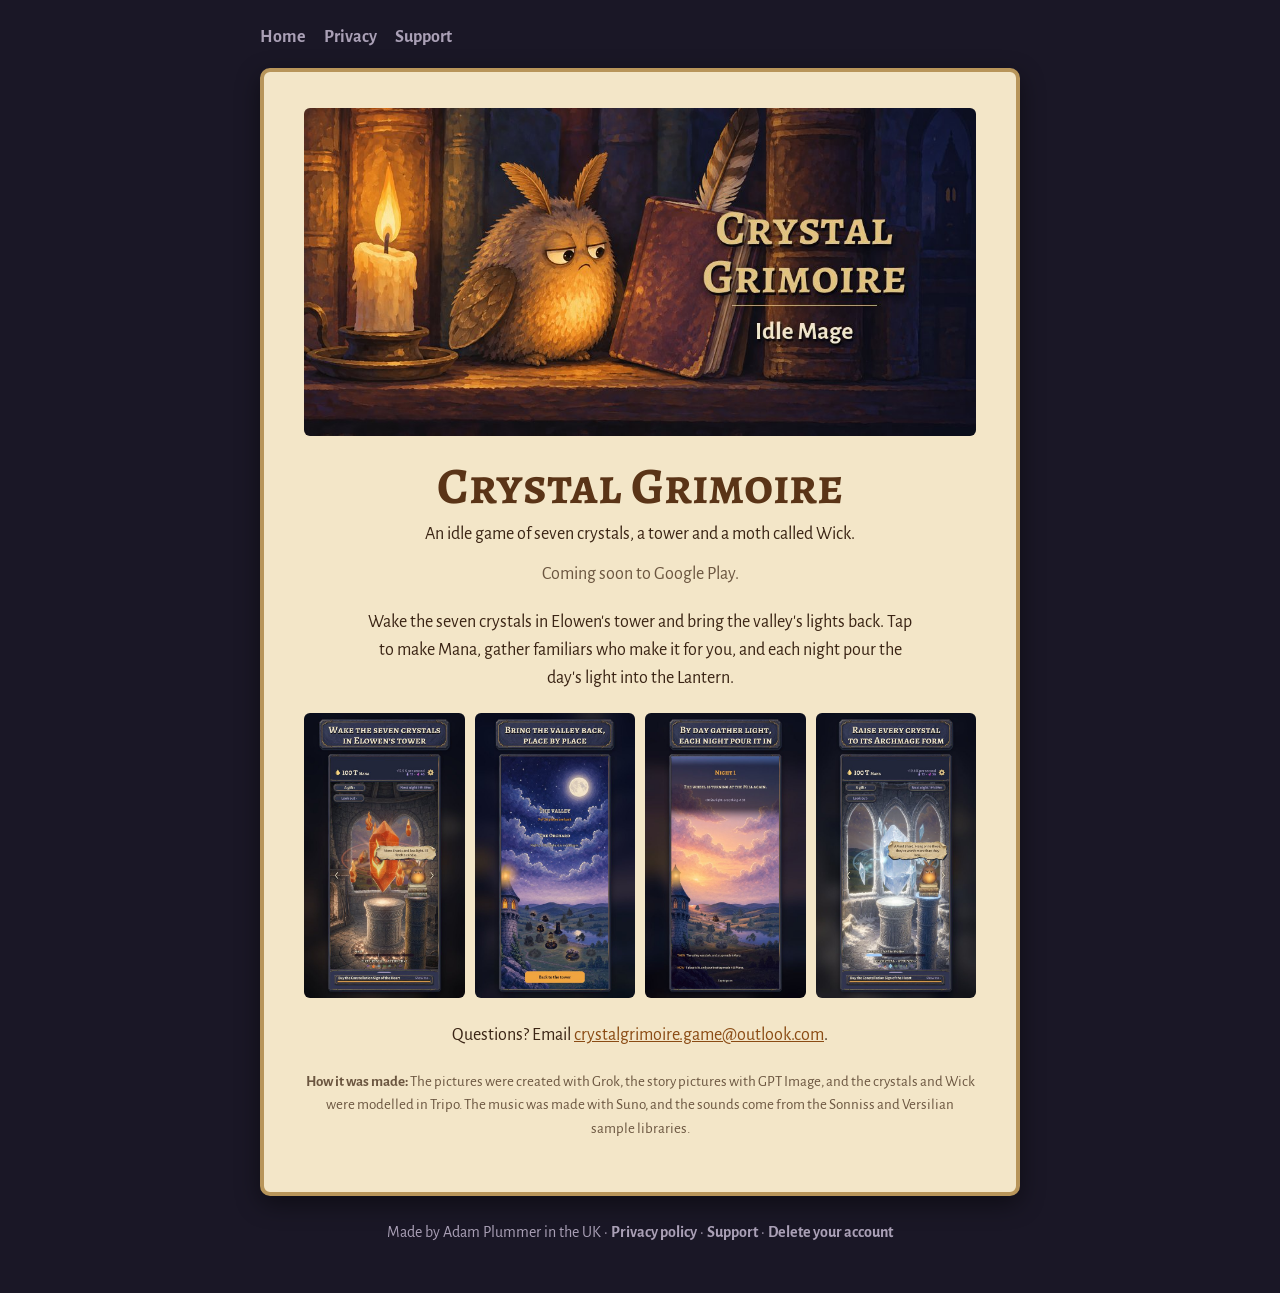
<file: index.html>
<!doctype html>
<html lang="en-GB">
<head>
    <meta charset="utf-8">
    <meta name="viewport" content="width=device-width, initial-scale=1">
    <title>Crystal Grimoire</title>
    <meta name="description" content="Crystal Grimoire: Idle Mage, a game for Android. Coming soon to Google Play.">
    <link rel="preconnect" href="https://fonts.googleapis.com">
    <link rel="preconnect" href="https://fonts.gstatic.com" crossorigin>
    <link href="https://fonts.googleapis.com/css2?family=Alegreya+SC:wght@700&family=Alegreya+Sans:wght@400;700&display=swap" rel="stylesheet">
    <link rel="stylesheet" href="style.css">
</head>
<body>
    <nav>
        <a href="./">Home</a>
        <a href="privacy.html">Privacy</a>
        <a href="support.html">Support</a>
    </nav>

    <main class="sheet home">
        <img class="feature" src="img/feature.jpg" width="1024" height="500" alt="Wick the lantern-moth beside a candle and a book, under the words Crystal Grimoire, Idle Mage">
        <h1>Crystal Grimoire</h1>
        <p>An idle game of seven crystals, a tower and a moth called Wick.</p>
        <p class="dated">Coming soon to Google Play.</p>
        <p class="pitch">Wake the seven crystals in Elowen's tower and bring the valley's lights back. Tap to make Mana, gather familiars who make it for you, and each night pour the day's light into the Lantern.</p>
        <div class="shots">
            <img src="img/shot-1.jpg" width="540" height="960" loading="lazy" alt="The Fire crystal in its Archmage form, ringed by flames, with Wick on a pile of books">
            <img src="img/shot-3.jpg" width="540" height="960" loading="lazy" alt="The valley at night, with the orchard brought back">
            <img src="img/shot-5.jpg" width="540" height="960" loading="lazy" alt="Dawn over the valley after the first night">
            <img src="img/shot-6.jpg" width="540" height="960" loading="lazy" alt="The Ice crystal in its Archmage form">
        </div>
        <p>Questions? Email <a href="mailto:crystalgrimoire.game@outlook.com">crystalgrimoire.game@outlook.com</a>.</p>
        <p class="made"><strong>How it was made:</strong> The pictures were created with Grok, the story pictures with GPT Image, and the crystals and Wick were modelled in Tripo. The music was made with Suno, and the sounds come from the Sonniss and Versilian sample libraries.</p>
    </main>

    <footer>
        Made by Adam Plummer in the UK &middot; <a href="privacy.html">Privacy policy</a> &middot; <a href="support.html">Support</a> &middot; <a href="delete-account.html">Delete your account</a>
    </footer>
</body>
</html>
</file>
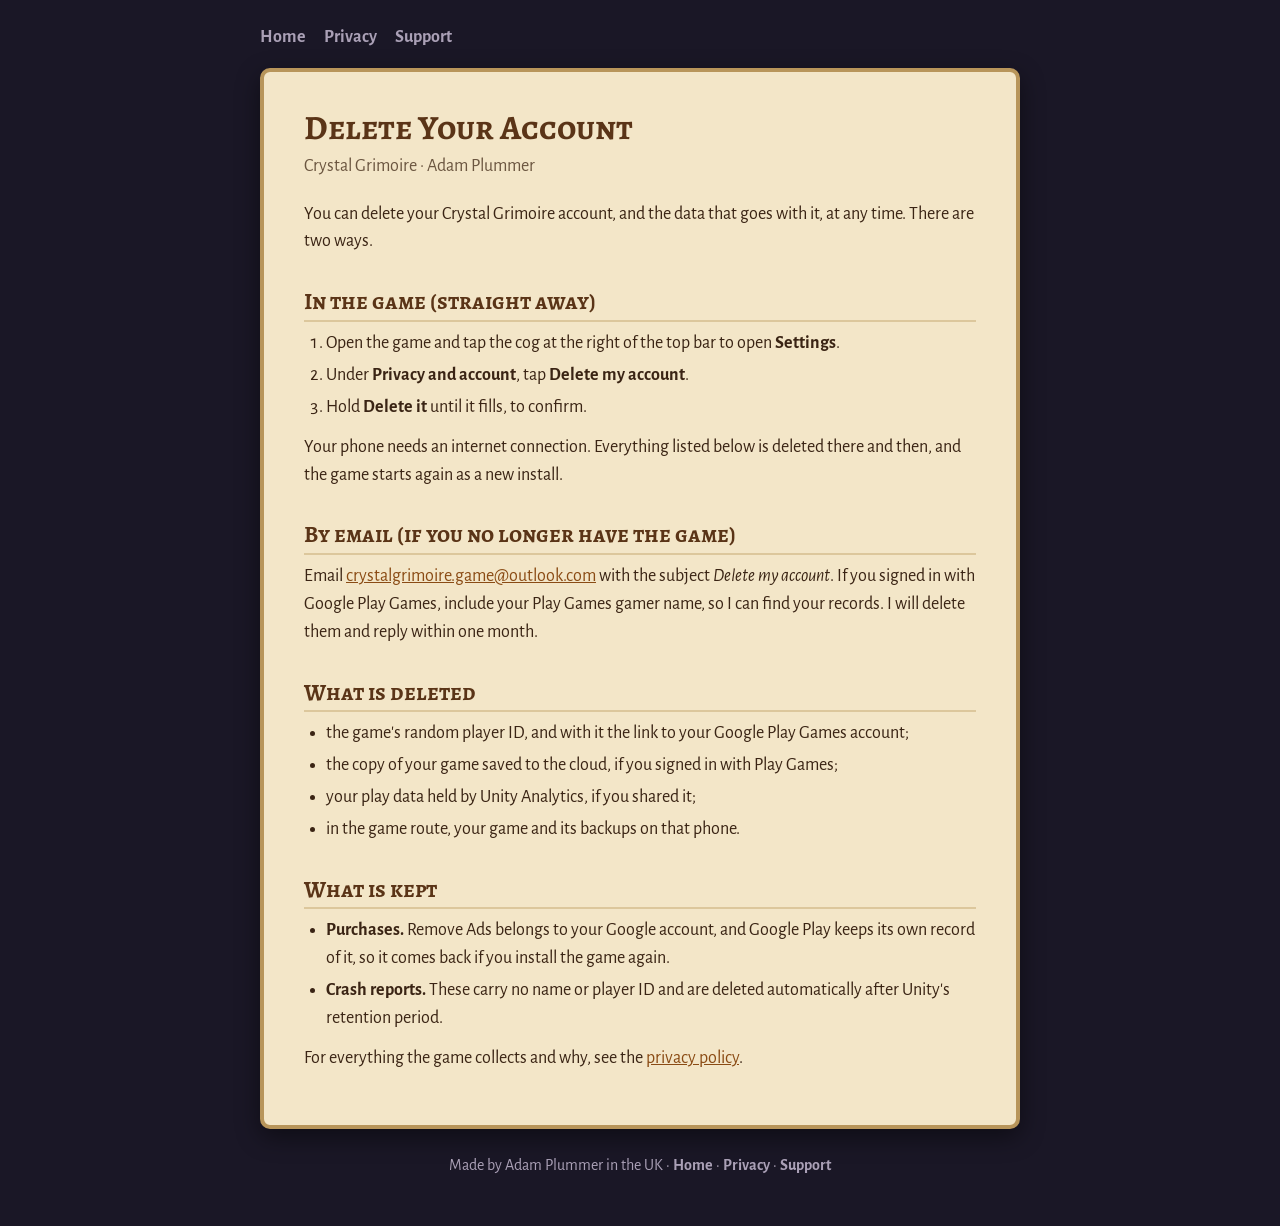
<file: delete-account.html>
<!doctype html>
<html lang="en-GB">
<head>
    <meta charset="utf-8">
    <meta name="viewport" content="width=device-width, initial-scale=1">
    <title>Delete Your Account - Crystal Grimoire</title>
    <meta name="description" content="How to delete your Crystal Grimoire account and the data that goes with it.">
    <link rel="preconnect" href="https://fonts.googleapis.com">
    <link rel="preconnect" href="https://fonts.gstatic.com" crossorigin>
    <link href="https://fonts.googleapis.com/css2?family=Alegreya+SC:wght@700&family=Alegreya+Sans:wght@400;700&display=swap" rel="stylesheet">
    <link rel="stylesheet" href="style.css">
</head>
<body>
    <nav>
        <a href="./">Home</a>
        <a href="privacy.html">Privacy</a>
        <a href="support.html">Support</a>
    </nav>

    <main class="sheet">
        <h1>Delete Your Account</h1>
        <p class="dated">Crystal Grimoire &middot; Adam Plummer</p>

        <p>You can delete your Crystal Grimoire account, and the data that goes with it, at any time. There are two ways.</p>

        <h2>In the game (straight away)</h2>
        <ol>
            <li>Open the game and tap the cog at the right of the top bar to open <strong>Settings</strong>.</li>
            <li>Under <strong>Privacy and account</strong>, tap <strong>Delete my account</strong>.</li>
            <li>Hold <strong>Delete it</strong> until it fills, to confirm.</li>
        </ol>
        <p>Your phone needs an internet connection. Everything listed below is deleted there and then, and the game starts again as a new install.</p>

        <h2>By email (if you no longer have the game)</h2>
        <p>Email <a href="mailto:crystalgrimoire.game@outlook.com?subject=Delete%20my%20account">crystalgrimoire.game@outlook.com</a> with the subject <em>Delete my account</em>. If you signed in with Google Play Games, include your Play Games gamer name, so I can find your records. I will delete them and reply within one month.</p>

        <h2>What is deleted</h2>
        <ul>
            <li>the game's random player ID, and with it the link to your Google Play Games account;</li>
            <li>the copy of your game saved to the cloud, if you signed in with Play Games;</li>
            <li>your play data held by Unity Analytics, if you shared it;</li>
            <li>in the game route, your game and its backups on that phone.</li>
        </ul>

        <h2>What is kept</h2>
        <ul>
            <li><strong>Purchases.</strong> Remove Ads belongs to your Google account, and Google Play keeps its own record of it, so it comes back if you install the game again.</li>
            <li><strong>Crash reports.</strong> These carry no name or player ID and are deleted automatically after Unity's retention period.</li>
        </ul>

        <p>For everything the game collects and why, see the <a href="privacy.html">privacy policy</a>.</p>
    </main>

    <footer>
        Made by Adam Plummer in the UK &middot; <a href="./">Home</a> &middot; <a href="privacy.html">Privacy</a> &middot; <a href="support.html">Support</a>
    </footer>
</body>
</html>
</file>
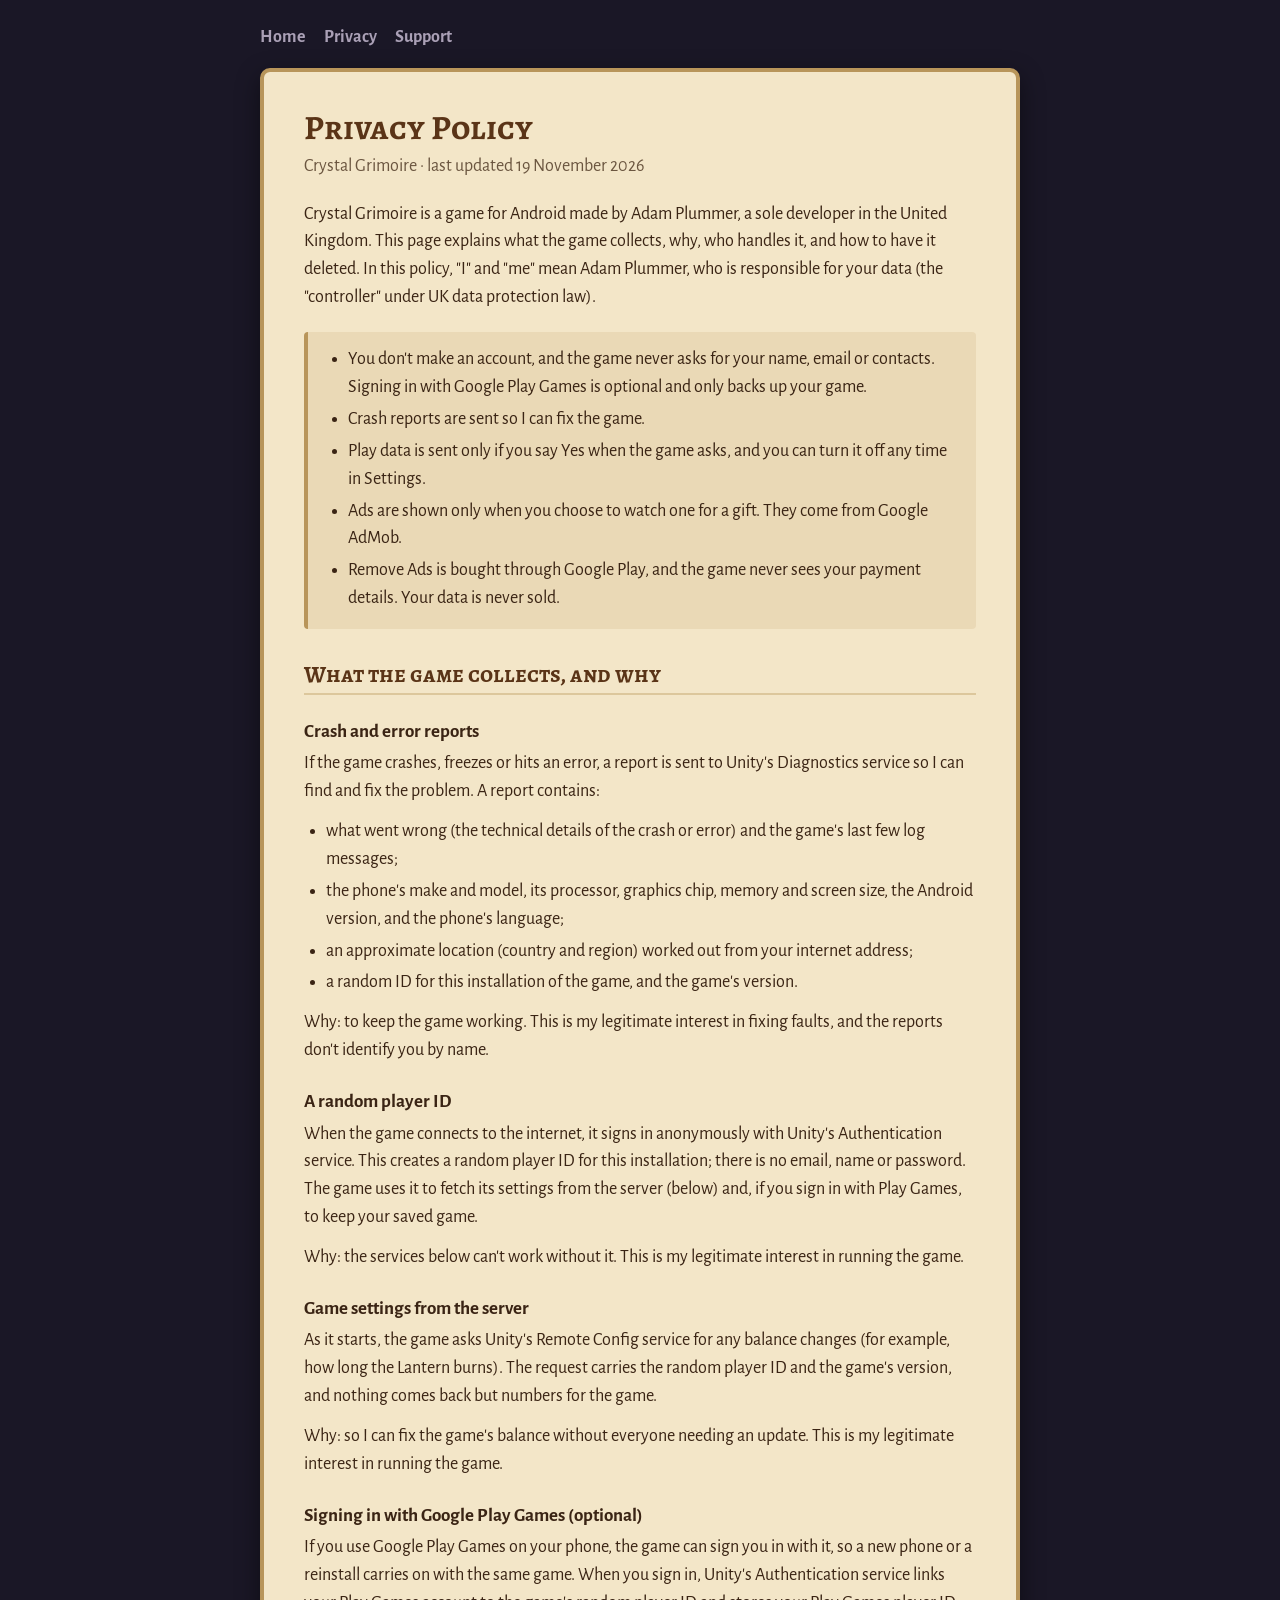
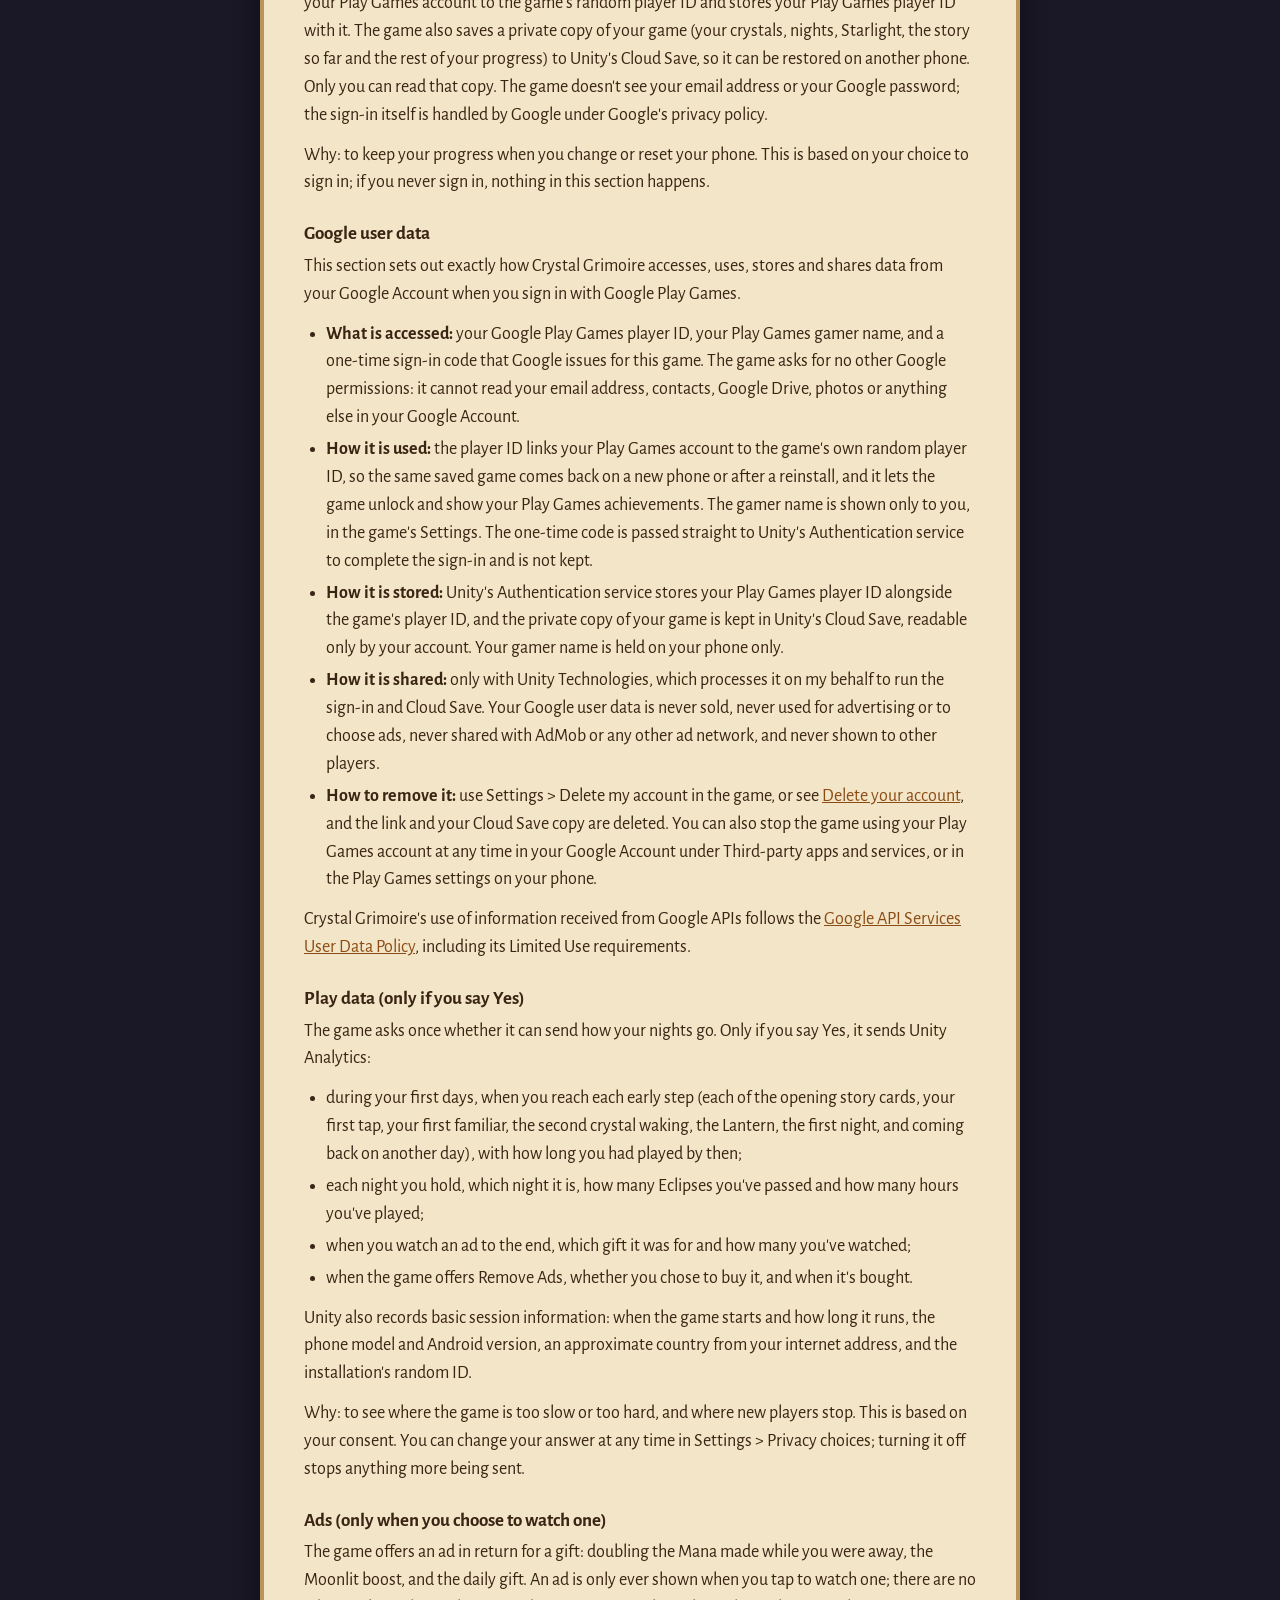
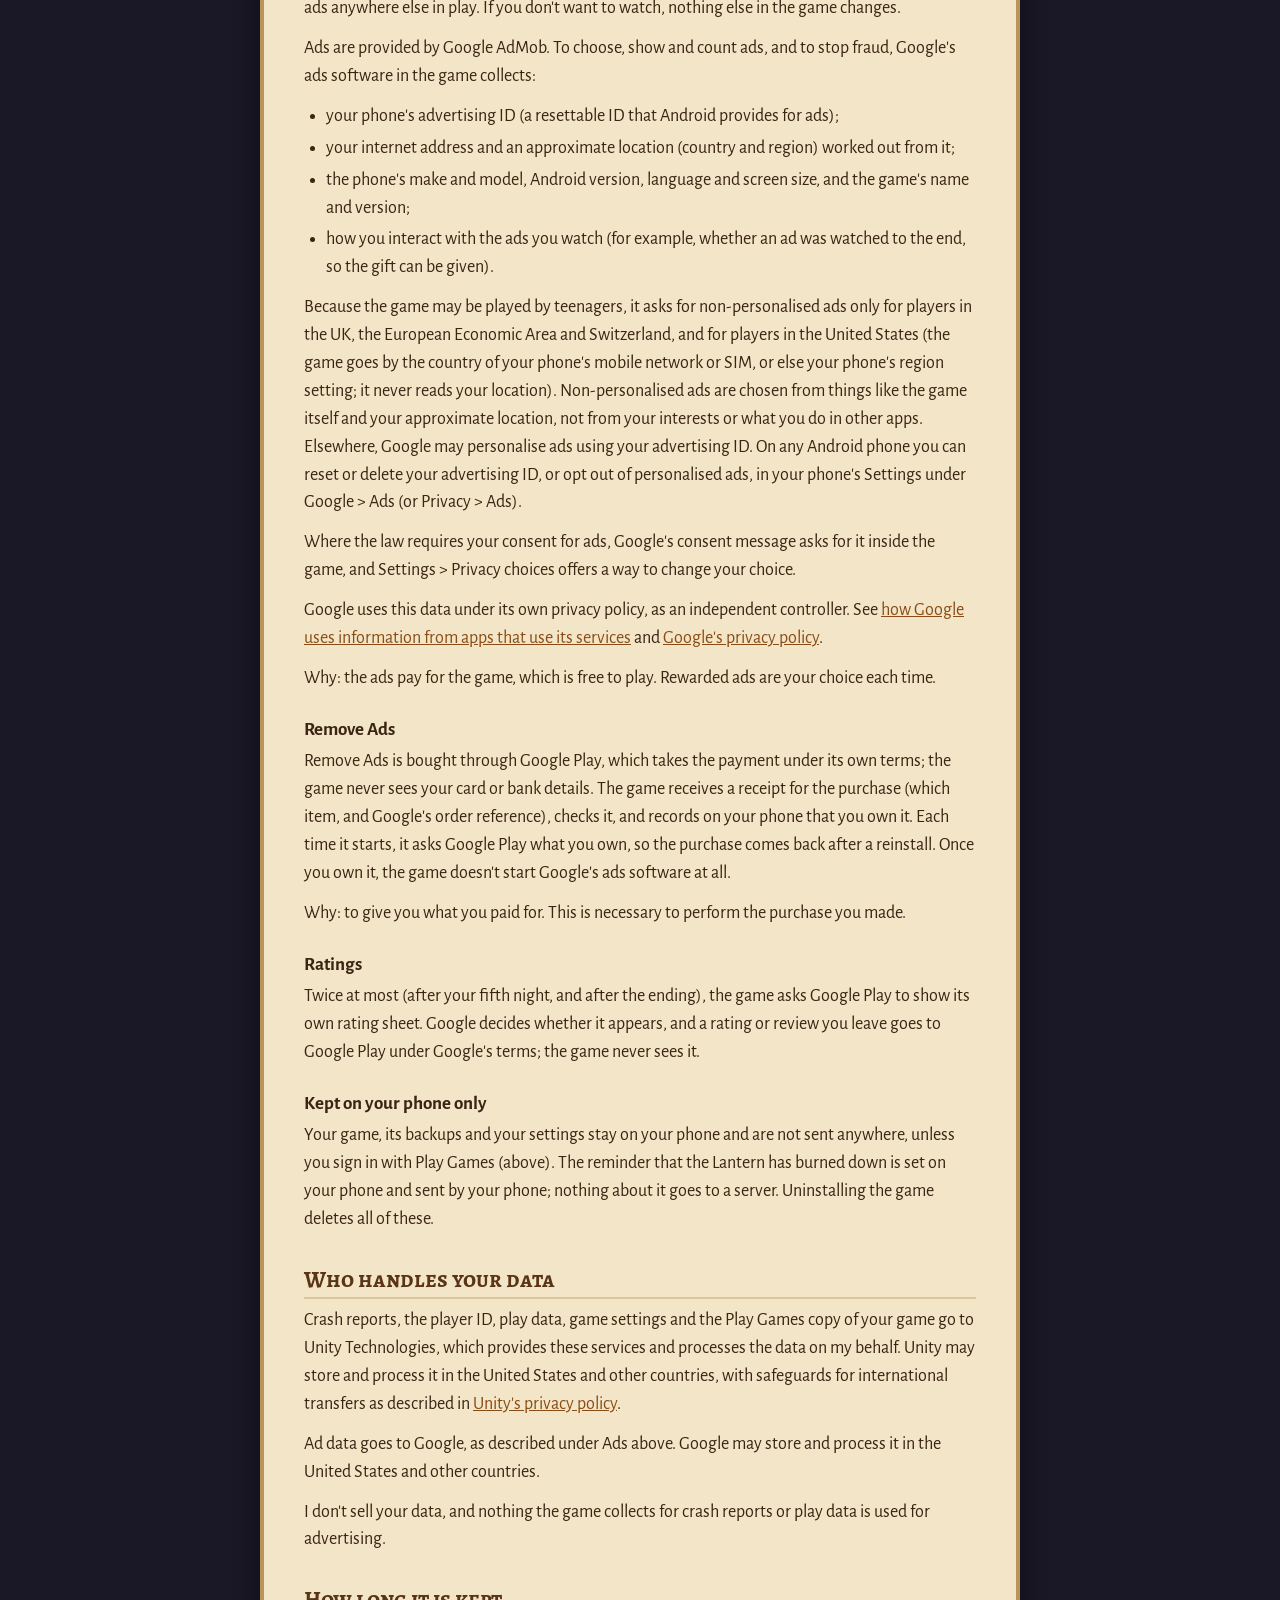
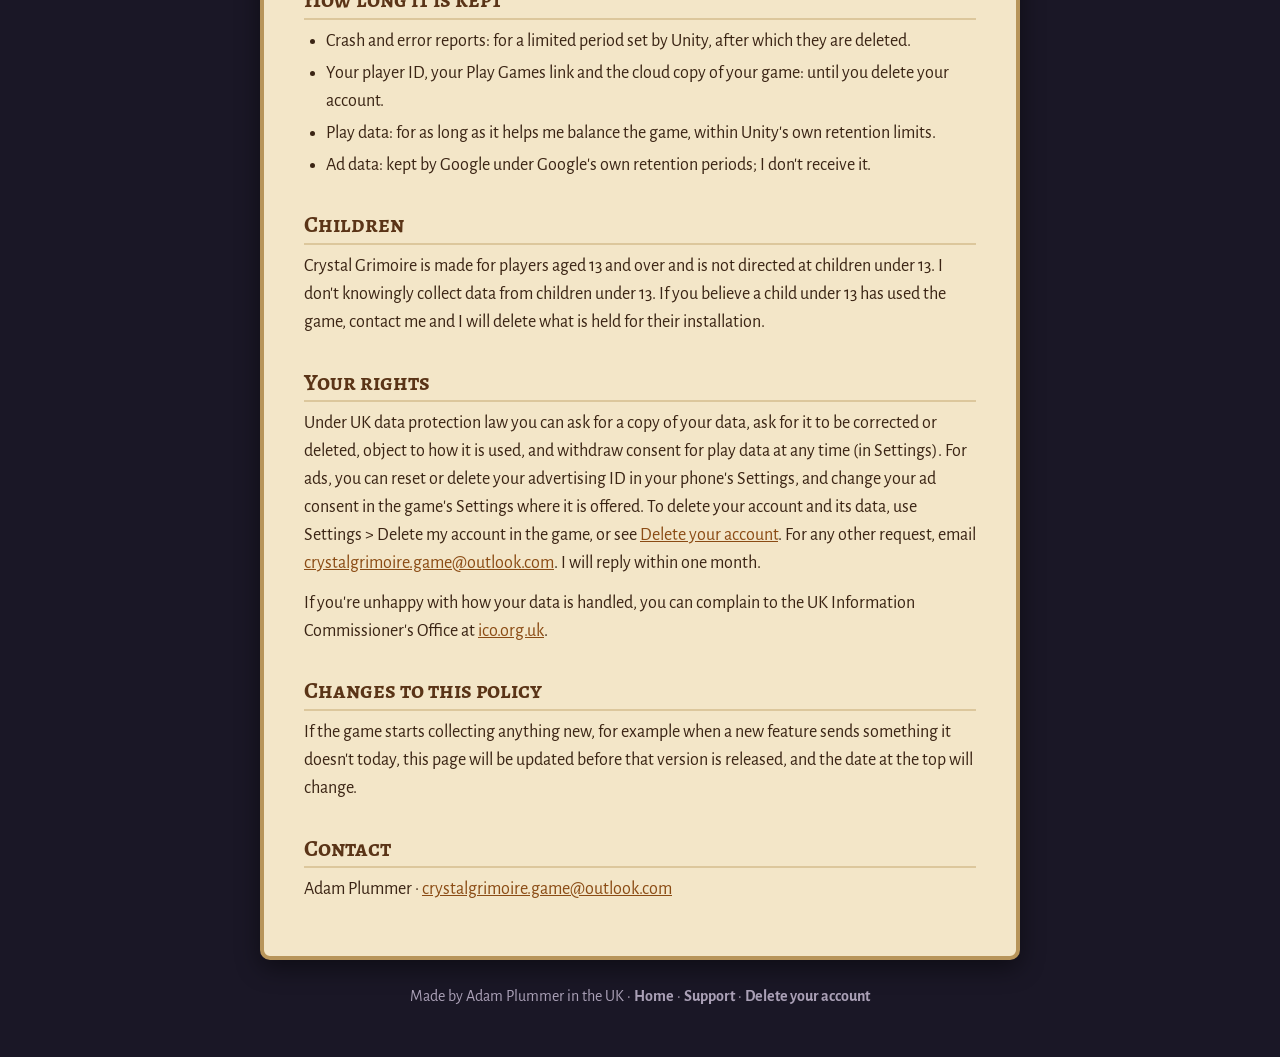
<file: privacy.html>
<!doctype html>
<html lang="en-GB">
<head>
    <meta charset="utf-8">
    <meta name="viewport" content="width=device-width, initial-scale=1">
    <title>Privacy Policy - Crystal Grimoire</title>
    <meta name="description" content="What Crystal Grimoire collects, why, who handles it, and how to have it deleted.">
    <link rel="preconnect" href="https://fonts.googleapis.com">
    <link rel="preconnect" href="https://fonts.gstatic.com" crossorigin>
    <link href="https://fonts.googleapis.com/css2?family=Alegreya+SC:wght@700&family=Alegreya+Sans:wght@400;700&display=swap" rel="stylesheet">
    <link rel="stylesheet" href="style.css">
</head>
<body>
    <nav>
        <a href="./">Home</a>
        <a href="privacy.html">Privacy</a>
        <a href="support.html">Support</a>
    </nav>

    <main class="sheet">
        <h1>Privacy Policy</h1>
        <p class="dated">Crystal Grimoire &middot; last updated 19 November 2026</p>

        <p>Crystal Grimoire is a game for Android made by Adam Plummer, a sole developer in the United Kingdom. This page explains what the game collects, why, who handles it, and how to have it deleted. In this policy, "I" and "me" mean Adam Plummer, who is responsible for your data (the "controller" under UK data protection law).</p>

        <div class="summary">
            <ul>
                <li>You don't make an account, and the game never asks for your name, email or contacts. Signing in with Google Play Games is optional and only backs up your game.</li>
                <li>Crash reports are sent so I can fix the game.</li>
                <li>Play data is sent only if you say Yes when the game asks, and you can turn it off any time in Settings.</li>
                <li>Ads are shown only when you choose to watch one for a gift. They come from Google AdMob.</li>
                <li>Remove Ads is bought through Google Play, and the game never sees your payment details. Your data is never sold.</li>
            </ul>
        </div>

        <h2>What the game collects, and why</h2>

        <h3>Crash and error reports</h3>
        <p>If the game crashes, freezes or hits an error, a report is sent to Unity's Diagnostics service so I can find and fix the problem. A report contains:</p>
        <ul>
            <li>what went wrong (the technical details of the crash or error) and the game's last few log messages;</li>
            <li>the phone's make and model, its processor, graphics chip, memory and screen size, the Android version, and the phone's language;</li>
            <li>an approximate location (country and region) worked out from your internet address;</li>
            <li>a random ID for this installation of the game, and the game's version.</li>
        </ul>
        <p>Why: to keep the game working. This is my legitimate interest in fixing faults, and the reports don't identify you by name.</p>

        <h3>A random player ID</h3>
        <p>When the game connects to the internet, it signs in anonymously with Unity's Authentication service. This creates a random player ID for this installation; there is no email, name or password. The game uses it to fetch its settings from the server (below) and, if you sign in with Play Games, to keep your saved game.</p>
        <p>Why: the services below can't work without it. This is my legitimate interest in running the game.</p>

        <h3>Game settings from the server</h3>
        <p>As it starts, the game asks Unity's Remote Config service for any balance changes (for example, how long the Lantern burns). The request carries the random player ID and the game's version, and nothing comes back but numbers for the game.</p>
        <p>Why: so I can fix the game's balance without everyone needing an update. This is my legitimate interest in running the game.</p>

        <h3>Signing in with Google Play Games (optional)</h3>
        <p>If you use Google Play Games on your phone, the game can sign you in with it, so a new phone or a reinstall carries on with the same game. When you sign in, Unity's Authentication service links your Play Games account to the game's random player ID and stores your Play Games player ID with it. The game also saves a private copy of your game (your crystals, nights, Starlight, the story so far and the rest of your progress) to Unity's Cloud Save, so it can be restored on another phone. Only you can read that copy. The game doesn't see your email address or your Google password; the sign-in itself is handled by Google under Google's privacy policy.</p>
        <p>Why: to keep your progress when you change or reset your phone. This is based on your choice to sign in; if you never sign in, nothing in this section happens.</p>

        <h3>Google user data</h3>
        <p>This section sets out exactly how Crystal Grimoire accesses, uses, stores and shares data from your Google Account when you sign in with Google Play Games.</p>
        <ul>
            <li><strong>What is accessed:</strong> your Google Play Games player ID, your Play Games gamer name, and a one-time sign-in code that Google issues for this game. The game asks for no other Google permissions: it cannot read your email address, contacts, Google Drive, photos or anything else in your Google Account.</li>
            <li><strong>How it is used:</strong> the player ID links your Play Games account to the game's own random player ID, so the same saved game comes back on a new phone or after a reinstall, and it lets the game unlock and show your Play Games achievements. The gamer name is shown only to you, in the game's Settings. The one-time code is passed straight to Unity's Authentication service to complete the sign-in and is not kept.</li>
            <li><strong>How it is stored:</strong> Unity's Authentication service stores your Play Games player ID alongside the game's player ID, and the private copy of your game is kept in Unity's Cloud Save, readable only by your account. Your gamer name is held on your phone only.</li>
            <li><strong>How it is shared:</strong> only with Unity Technologies, which processes it on my behalf to run the sign-in and Cloud Save. Your Google user data is never sold, never used for advertising or to choose ads, never shared with AdMob or any other ad network, and never shown to other players.</li>
            <li><strong>How to remove it:</strong> use Settings &gt; Delete my account in the game, or see <a href="delete-account.html">Delete your account</a>, and the link and your Cloud Save copy are deleted. You can also stop the game using your Play Games account at any time in your Google Account under Third-party apps and services, or in the Play Games settings on your phone.</li>
        </ul>
        <p>Crystal Grimoire's use of information received from Google APIs follows the <a href="https://developers.google.com/terms/api-services-user-data-policy">Google API Services User Data Policy</a>, including its Limited Use requirements.</p>

        <h3>Play data (only if you say Yes)</h3>
        <p>The game asks once whether it can send how your nights go. Only if you say Yes, it sends Unity Analytics:</p>
        <ul>
            <li>during your first days, when you reach each early step (each of the opening story cards, your first tap, your first familiar, the second crystal waking, the Lantern, the first night, and coming back on another day), with how long you had played by then;</li>
            <li>each night you hold, which night it is, how many Eclipses you've passed and how many hours you've played;</li>
            <li>when you watch an ad to the end, which gift it was for and how many you've watched;</li>
            <li>when the game offers Remove Ads, whether you chose to buy it, and when it's bought.</li>
        </ul>
        <p>Unity also records basic session information: when the game starts and how long it runs, the phone model and Android version, an approximate country from your internet address, and the installation's random ID.</p>
        <p>Why: to see where the game is too slow or too hard, and where new players stop. This is based on your consent. You can change your answer at any time in Settings &gt; Privacy choices; turning it off stops anything more being sent.</p>

        <h3>Ads (only when you choose to watch one)</h3>
        <p>The game offers an ad in return for a gift: doubling the Mana made while you were away, the Moonlit boost, and the daily gift. An ad is only ever shown when you tap to watch one; there are no ads anywhere else in play. If you don't want to watch, nothing else in the game changes.</p>
        <p>Ads are provided by Google AdMob. To choose, show and count ads, and to stop fraud, Google's ads software in the game collects:</p>
        <ul>
            <li>your phone's advertising ID (a resettable ID that Android provides for ads);</li>
            <li>your internet address and an approximate location (country and region) worked out from it;</li>
            <li>the phone's make and model, Android version, language and screen size, and the game's name and version;</li>
            <li>how you interact with the ads you watch (for example, whether an ad was watched to the end, so the gift can be given).</li>
        </ul>
        <p>Because the game may be played by teenagers, it asks for non-personalised ads only for players in the UK, the European Economic Area and Switzerland, and for players in the United States (the game goes by the country of your phone's mobile network or SIM, or else your phone's region setting; it never reads your location). Non-personalised ads are chosen from things like the game itself and your approximate location, not from your interests or what you do in other apps. Elsewhere, Google may personalise ads using your advertising ID. On any Android phone you can reset or delete your advertising ID, or opt out of personalised ads, in your phone's Settings under Google &gt; Ads (or Privacy &gt; Ads).</p>
        <p>Where the law requires your consent for ads, Google's consent message asks for it inside the game, and Settings &gt; Privacy choices offers a way to change your choice.</p>
        <p>Google uses this data under its own privacy policy, as an independent controller. See <a href="https://policies.google.com/technologies/partner-sites">how Google uses information from apps that use its services</a> and <a href="https://policies.google.com/privacy">Google's privacy policy</a>.</p>
        <p>Why: the ads pay for the game, which is free to play. Rewarded ads are your choice each time.</p>

        <h3>Remove Ads</h3>
        <p>Remove Ads is bought through Google Play, which takes the payment under its own terms; the game never sees your card or bank details. The game receives a receipt for the purchase (which item, and Google's order reference), checks it, and records on your phone that you own it. Each time it starts, it asks Google Play what you own, so the purchase comes back after a reinstall. Once you own it, the game doesn't start Google's ads software at all.</p>
        <p>Why: to give you what you paid for. This is necessary to perform the purchase you made.</p>

        <h3>Ratings</h3>
        <p>Twice at most (after your fifth night, and after the ending), the game asks Google Play to show its own rating sheet. Google decides whether it appears, and a rating or review you leave goes to Google Play under Google's terms; the game never sees it.</p>

        <h3>Kept on your phone only</h3>
        <p>Your game, its backups and your settings stay on your phone and are not sent anywhere, unless you sign in with Play Games (above). The reminder that the Lantern has burned down is set on your phone and sent by your phone; nothing about it goes to a server. Uninstalling the game deletes all of these.</p>

        <h2>Who handles your data</h2>
        <p>Crash reports, the player ID, play data, game settings and the Play Games copy of your game go to Unity Technologies, which provides these services and processes the data on my behalf. Unity may store and process it in the United States and other countries, with safeguards for international transfers as described in <a href="https://unity.com/legal/privacy-policy">Unity's privacy policy</a>.</p>
        <p>Ad data goes to Google, as described under Ads above. Google may store and process it in the United States and other countries.</p>
        <p>I don't sell your data, and nothing the game collects for crash reports or play data is used for advertising.</p>

        <h2>How long it is kept</h2>
        <ul>
            <li>Crash and error reports: for a limited period set by Unity, after which they are deleted.</li>
            <li>Your player ID, your Play Games link and the cloud copy of your game: until you delete your account.</li>
            <li>Play data: for as long as it helps me balance the game, within Unity's own retention limits.</li>
            <li>Ad data: kept by Google under Google's own retention periods; I don't receive it.</li>
        </ul>

        <h2>Children</h2>
        <p>Crystal Grimoire is made for players aged 13 and over and is not directed at children under 13. I don't knowingly collect data from children under 13. If you believe a child under 13 has used the game, contact me and I will delete what is held for their installation.</p>

        <h2>Your rights</h2>
        <p>Under UK data protection law you can ask for a copy of your data, ask for it to be corrected or deleted, object to how it is used, and withdraw consent for play data at any time (in Settings). For ads, you can reset or delete your advertising ID in your phone's Settings, and change your ad consent in the game's Settings where it is offered. To delete your account and its data, use Settings &gt; Delete my account in the game, or see <a href="delete-account.html">Delete your account</a>. For any other request, email <a href="mailto:crystalgrimoire.game@outlook.com">crystalgrimoire.game@outlook.com</a>. I will reply within one month.</p>
        <p>If you're unhappy with how your data is handled, you can complain to the UK Information Commissioner's Office at <a href="https://ico.org.uk/make-a-complaint/">ico.org.uk</a>.</p>

        <h2>Changes to this policy</h2>
        <p>If the game starts collecting anything new, for example when a new feature sends something it doesn't today, this page will be updated before that version is released, and the date at the top will change.</p>

        <h2>Contact</h2>
        <p>Adam Plummer &middot; <a href="mailto:crystalgrimoire.game@outlook.com">crystalgrimoire.game@outlook.com</a></p>
    </main>

    <footer>
        Made by Adam Plummer in the UK &middot; <a href="./">Home</a> &middot; <a href="support.html">Support</a> &middot; <a href="delete-account.html">Delete your account</a>
    </footer>
</body>
</html>
</file>
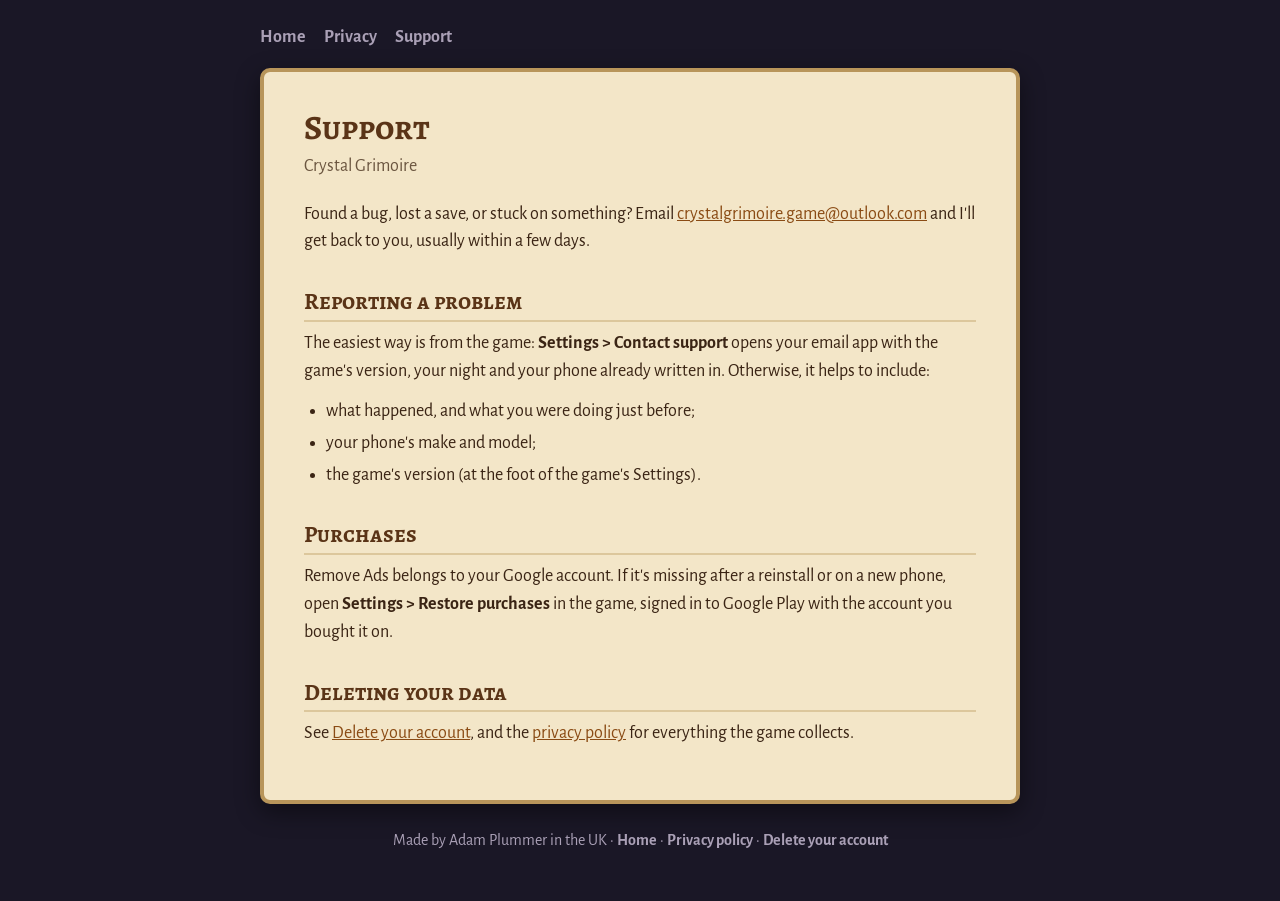
<file: support.html>
<!doctype html>
<html lang="en-GB">
<head>
    <meta charset="utf-8">
    <meta name="viewport" content="width=device-width, initial-scale=1">
    <title>Support - Crystal Grimoire</title>
    <meta name="description" content="Get help with Crystal Grimoire, report a problem, or ask for your data to be deleted.">
    <link rel="preconnect" href="https://fonts.googleapis.com">
    <link rel="preconnect" href="https://fonts.gstatic.com" crossorigin>
    <link href="https://fonts.googleapis.com/css2?family=Alegreya+SC:wght@700&family=Alegreya+Sans:wght@400;700&display=swap" rel="stylesheet">
    <link rel="stylesheet" href="style.css">
</head>
<body>
    <nav>
        <a href="./">Home</a>
        <a href="privacy.html">Privacy</a>
        <a href="support.html">Support</a>
    </nav>

    <main class="sheet">
        <h1>Support</h1>
        <p class="dated">Crystal Grimoire</p>

        <p>Found a bug, lost a save, or stuck on something? Email <a href="mailto:crystalgrimoire.game@outlook.com">crystalgrimoire.game@outlook.com</a> and I'll get back to you, usually within a few days.</p>

        <h2>Reporting a problem</h2>
        <p>The easiest way is from the game: <strong>Settings &gt; Contact support</strong> opens your email app with the game's version, your night and your phone already written in. Otherwise, it helps to include:</p>
        <ul>
            <li>what happened, and what you were doing just before;</li>
            <li>your phone's make and model;</li>
            <li>the game's version (at the foot of the game's Settings).</li>
        </ul>

        <h2>Purchases</h2>
        <p>Remove Ads belongs to your Google account. If it's missing after a reinstall or on a new phone, open <strong>Settings &gt; Restore purchases</strong> in the game, signed in to Google Play with the account you bought it on.</p>

        <h2>Deleting your data</h2>
        <p>See <a href="delete-account.html">Delete your account</a>, and the <a href="privacy.html">privacy policy</a> for everything the game collects.</p>
    </main>

    <footer>
        Made by Adam Plummer in the UK &middot; <a href="./">Home</a> &middot; <a href="privacy.html">Privacy policy</a> &middot; <a href="delete-account.html">Delete your account</a>
    </footer>
</body>
</html>
</file>
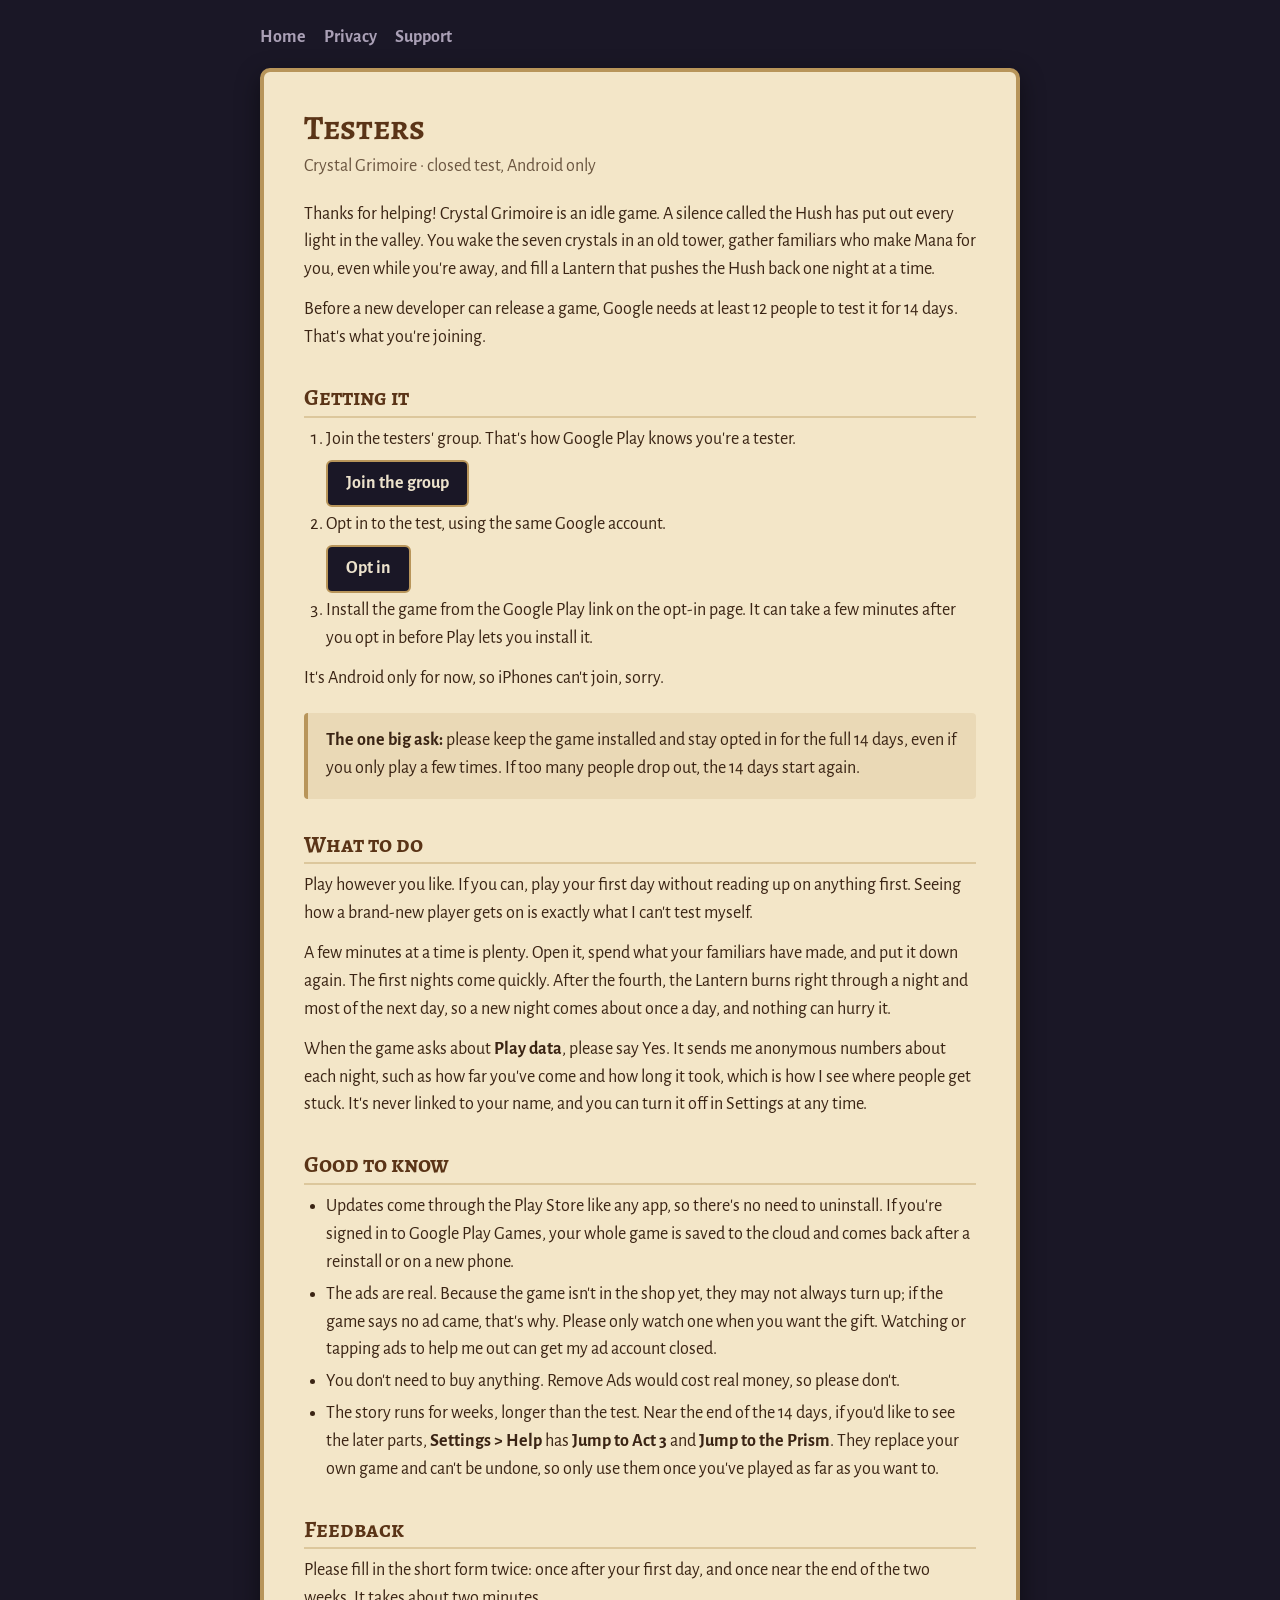
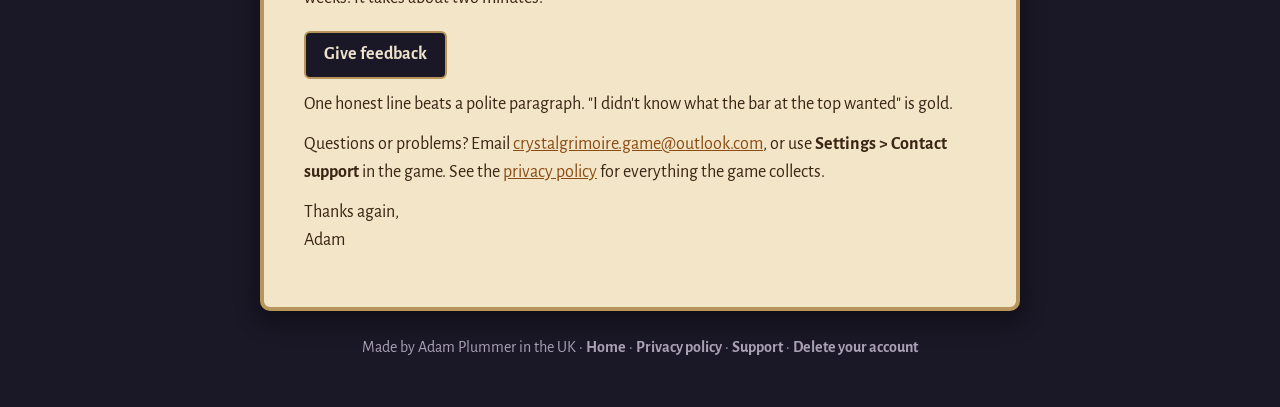
<file: testers.html>
<!doctype html>
<html lang="en-GB">
<head>
    <meta charset="utf-8">
    <meta name="viewport" content="width=device-width, initial-scale=1">
    <title>Testers - Crystal Grimoire</title>
    <meta name="description" content="Help test Crystal Grimoire before it comes out: how to join the closed test on Android, and what to do once you're in.">
    <link rel="preconnect" href="https://fonts.googleapis.com">
    <link rel="preconnect" href="https://fonts.gstatic.com" crossorigin>
    <link href="https://fonts.googleapis.com/css2?family=Alegreya+SC:wght@700&family=Alegreya+Sans:wght@400;700&display=swap" rel="stylesheet">
    <link rel="stylesheet" href="style.css">
</head>
<body>
    <nav>
        <a href="./">Home</a>
        <a href="privacy.html">Privacy</a>
        <a href="support.html">Support</a>
    </nav>

    <main class="sheet">
        <h1>Testers</h1>
        <p class="dated">Crystal Grimoire &middot; closed test, Android only</p>

        <p>Thanks for helping! Crystal Grimoire is an idle game. A silence called the Hush has put out every light in the valley. You wake the seven crystals in an old tower, gather familiars who make Mana for you, even while you're away, and fill a Lantern that pushes the Hush back one night at a time.</p>
        <p>Before a new developer can release a game, Google needs at least 12 people to test it for 14 days. That's what you're joining.</p>

        <h2>Getting it</h2>
        <ol>
            <li>Join the testers' group. That's how Google Play knows you're a tester.<br>
                <!-- still-to-do 138: the Google Group's link -->
                <a class="button" href="https://groups.google.com/g/crystal-grimoire-testers">Join the group</a></li>
            <li>Opt in to the test, using the same Google account.<br>
                <!-- Play Console > Test and release > Closed testing > Testers: "Join on the web" -->
                <a class="button" href="https://play.google.com/apps/testing/com.crystalgrimoire.game">Opt in</a></li>
            <li>Install the game from the Google Play link on the opt-in page. It can take a few minutes after you opt in before Play lets you install it.</li>
        </ol>
        <p>It's Android only for now, so iPhones can't join, sorry.</p>

        <div class="summary">
            <p><strong>The one big ask:</strong> please keep the game installed and stay opted in for the full 14 days, even if you only play a few times. If too many people drop out, the 14 days start again.</p>
        </div>

        <h2>What to do</h2>
        <p>Play however you like. If you can, play your first day without reading up on anything first. Seeing how a brand-new player gets on is exactly what I can't test myself.</p>
        <p>A few minutes at a time is plenty. Open it, spend what your familiars have made, and put it down again. The first nights come quickly. After the fourth, the Lantern burns right through a night and most of the next day, so a new night comes about once a day, and nothing can hurry it.</p>
        <p>When the game asks about <strong>Play data</strong>, please say Yes. It sends me anonymous numbers about each night, such as how far you've come and how long it took, which is how I see where people get stuck. It's never linked to your name, and you can turn it off in Settings at any time.</p>

        <h2>Good to know</h2>
        <ul>
            <li>Updates come through the Play Store like any app, so there's no need to uninstall. If you're signed in to Google Play Games, your whole game is saved to the cloud and comes back after a reinstall or on a new phone.</li>
            <li>The ads are real. Because the game isn't in the shop yet, they may not always turn up; if the game says no ad came, that's why. Please only watch one when you want the gift. Watching or tapping ads to help me out can get my ad account closed.</li>
            <li>You don't need to buy anything. Remove Ads would cost real money, so please don't.</li>
            <li>The story runs for weeks, longer than the test. Near the end of the 14 days, if you'd like to see the later parts, <strong>Settings &gt; Help</strong> has <strong>Jump to Act 3</strong> and <strong>Jump to the Prism</strong>. They replace your own game and can't be undone, so only use them once you've played as far as you want to.</li>
        </ul>

        <h2>Feedback</h2>
        <p>Please fill in the short form twice: once after your first day, and once near the end of the two weeks. It takes about two minutes.</p>
        <p><!-- The Google Form's link (feedback-form.gs) -->
            <a class="button" href="https://docs.google.com/forms/d/e/1FAIpQLSfEYS3uQ6ShFN0hxTgNDqF_H9ilLX8LeZguLwleVuLdCHqgIQ/viewform">Give feedback</a></p>
        <p>One honest line beats a polite paragraph. "I didn't know what the bar at the top wanted" is gold.</p>
        <p>Questions or problems? Email <a href="mailto:crystalgrimoire.game@outlook.com">crystalgrimoire.game@outlook.com</a>, or use <strong>Settings &gt; Contact support</strong> in the game. See the <a href="privacy.html">privacy policy</a> for everything the game collects.</p>
        <p>Thanks again,<br>Adam</p>
    </main>

    <footer>
        Made by Adam Plummer in the UK &middot; <a href="./">Home</a> &middot; <a href="privacy.html">Privacy policy</a> &middot; <a href="support.html">Support</a> &middot; <a href="delete-account.html">Delete your account</a>
    </footer>
</body>
</html>
</file>
<file: style.css>
/* Crystal Grimoire - the game's website (Milestone 7, after Snakes in the Grass's).
   Parchment and ink on the night sky, the game's own colours; Alegreya, the game's type. */

:root {
    --parchment: #f3e6c8;
    --parchment-edge: #dcc79c;
    --ink: #3a2414;
    --ink-soft: #6b5640;
    --gilt: #b8955a;
    --link: #8a4b14;
    --night: #1a1726;
    --night-ink: #ece2cc;
    --night-soft: #aaa0b6;
}

* {
    box-sizing: border-box;
}

html {
    background: var(--night);
}

body {
    margin: 0;
    padding: 24px 16px 48px;
    font-family: "Alegreya Sans", Georgia, serif;
    font-size: 18px;
    line-height: 1.55;
    color: var(--ink);
    background: var(--night);
}

.sheet {
    max-width: 760px;
    margin: 0 auto;
    padding: 36px 40px 40px;
    background: var(--parchment);
    border: 4px solid var(--gilt);
    border-radius: 10px;
    box-shadow: 0 8px 24px rgba(0, 0, 0, 0.45);
}

h1,
h2 {
    font-family: "Alegreya SC", Georgia, serif;
    font-weight: 700;
    line-height: 1.2;
    color: #5a3417;
}

h1 {
    margin: 0 0 4px;
    font-size: 34px;
}

h2 {
    margin: 32px 0 8px;
    font-size: 23px;
    border-bottom: 2px solid var(--parchment-edge);
    padding-bottom: 4px;
}

h3 {
    margin: 22px 0 4px;
    font-size: 19px;
}

p,
ul,
ol {
    margin: 0 0 12px;
}

ul,
ol {
    padding-left: 22px;
}

li {
    margin-bottom: 4px;
}

a {
    color: var(--link);
}

.dated {
    margin: 0 0 20px;
    color: var(--ink-soft);
}

/* The testers' page's links to the group, the opt-in and the form (from Snakes' site). */
.button {
    display: inline-block;
    margin-top: 6px;
    padding: 8px 18px;
    background: var(--night);
    color: var(--night-ink);
    font-weight: 700;
    text-decoration: none;
    border-radius: 6px;
    border: 2px solid var(--gilt);
}

.button:hover {
    background: var(--ink);
}

.summary {
    margin: 20px 0;
    padding: 14px 18px 4px;
    background: rgba(184, 149, 90, 0.16);
    border-left: 4px solid var(--gilt);
    border-radius: 4px;
}

nav {
    max-width: 760px;
    margin: 0 auto 16px;
    display: flex;
    flex-wrap: wrap;
    gap: 18px;
}

nav a,
footer,
footer a {
    color: var(--night-soft);
    font-weight: 700;
    text-decoration: none;
}

nav a:hover,
footer a:hover {
    color: var(--night-ink);
}

footer {
    max-width: 760px;
    margin: 24px auto 0;
    text-align: center;
    font-weight: 400;
    font-size: 16px;
}

.home {
    text-align: center;
}

.home h1 {
    font-size: clamp(2rem, 8vw, 3.2rem);
}

/* The home page's pictures: the feature graphic, then four store screenshots (tools/art/make_store.py). */
.home .feature {
    display: block;
    width: 100%;
    height: auto;
    margin: 0 0 20px;
    border-radius: 6px;
}

.home .pitch {
    max-width: 560px;
    margin: 0 auto 20px;
}

.shots {
    display: grid;
    grid-template-columns: repeat(4, 1fr);
    gap: 10px;
    margin: 0 0 24px;
}

.shots img {
    width: 100%;
    height: auto;
    border-radius: 6px;
}

.home .made {
    margin-top: 20px;
    font-size: 15px;
    color: var(--ink-soft);
}

@media (max-width: 560px) {
    .shots {
        grid-template-columns: repeat(2, 1fr);
    }

    .sheet {
        padding: 24px 18px 28px;
    }
}
</file>
